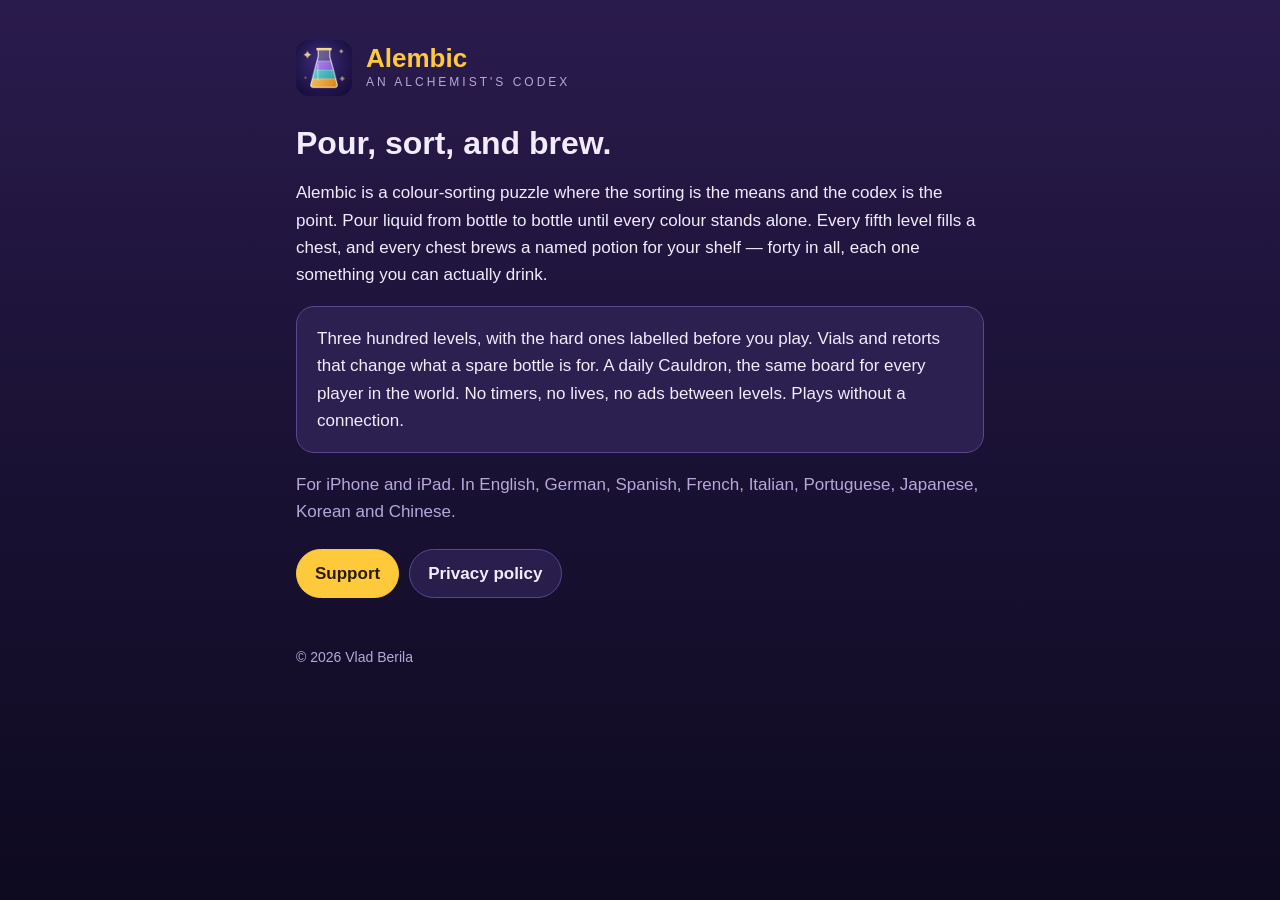
<file: index.html>
<!doctype html>
<html lang="en">
<head>
  <meta charset="utf-8">
  <meta name="viewport" content="width=device-width, initial-scale=1">
  <title>Alembic: Potion Sort Puzzle</title>
  <meta name="description" content="A colour-sorting puzzle where every reward chest brews a named potion. Forty to collect, three hundred levels, no timers.">
  <link rel="icon" href="icon.png">
  <link rel="stylesheet" href="style.css">
</head>
<body>
<main>
  <header class="brand">
    <img src="icon.png" alt="">
    <div>
      <div class="name">Alembic</div>
      <div class="tagline">An alchemist's codex</div>
    </div>
  </header>

  <h1>Pour, sort, and brew.</h1>
  <p>Alembic is a colour-sorting puzzle where the sorting is the means and the
  codex is the point. Pour liquid from bottle to bottle until every colour
  stands alone. Every fifth level fills a chest, and every chest brews a named
  potion for your shelf — forty in all, each one something you can actually
  drink.</p>

  <div class="panel">
    <p>Three hundred levels, with the hard ones labelled before you play.
    Vials and retorts that change what a spare bottle is for. A daily
    Cauldron, the same board for every player in the world. No timers, no
    lives, no ads between levels. Plays without a connection.</p>
  </div>

  <p class="dim">For iPhone and iPad. In English, German, Spanish, French,
  Italian, Portuguese, Japanese, Korean and Chinese.</p>

  <nav class="links">
    <a class="primary" href="support.html">Support</a>
    <a href="privacy.html">Privacy policy</a>
  </nav>

  <footer>© 2026 Vlad Berila</footer>
</main>
</body>
</html>
</file>
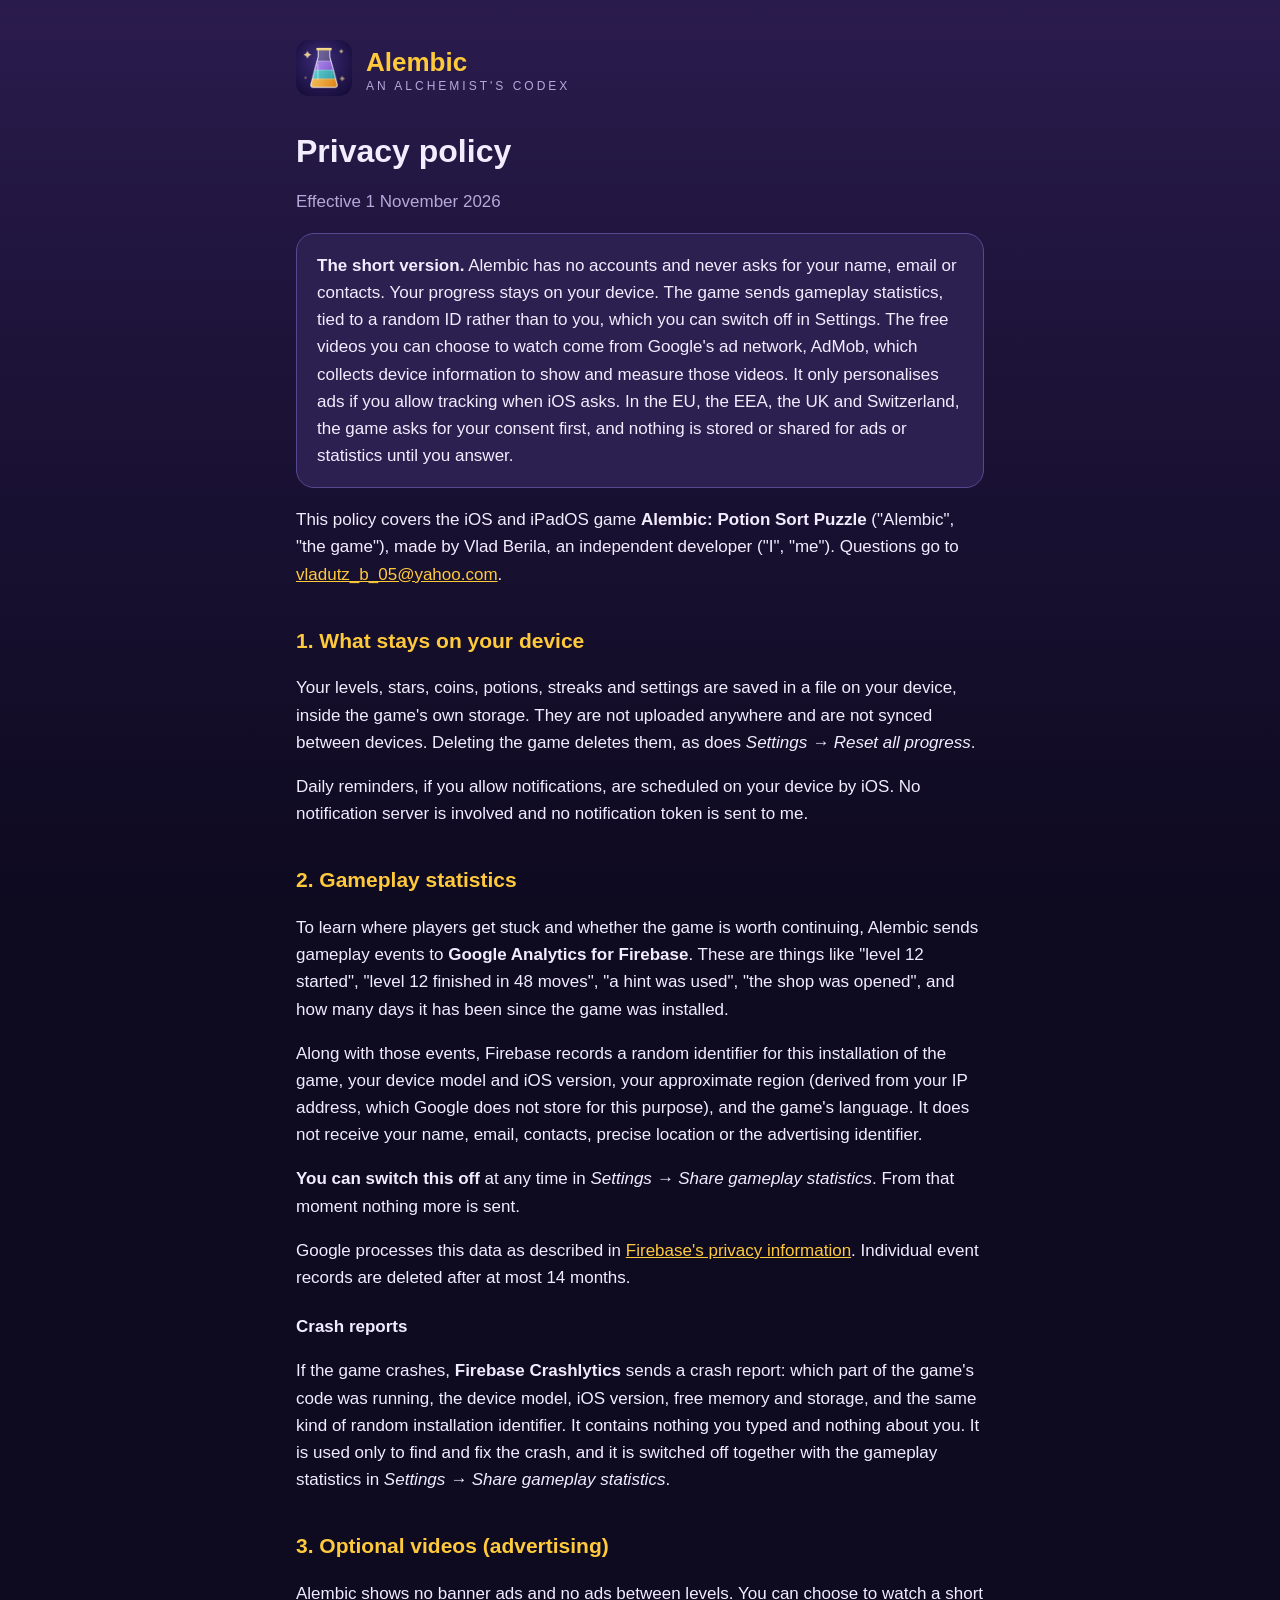
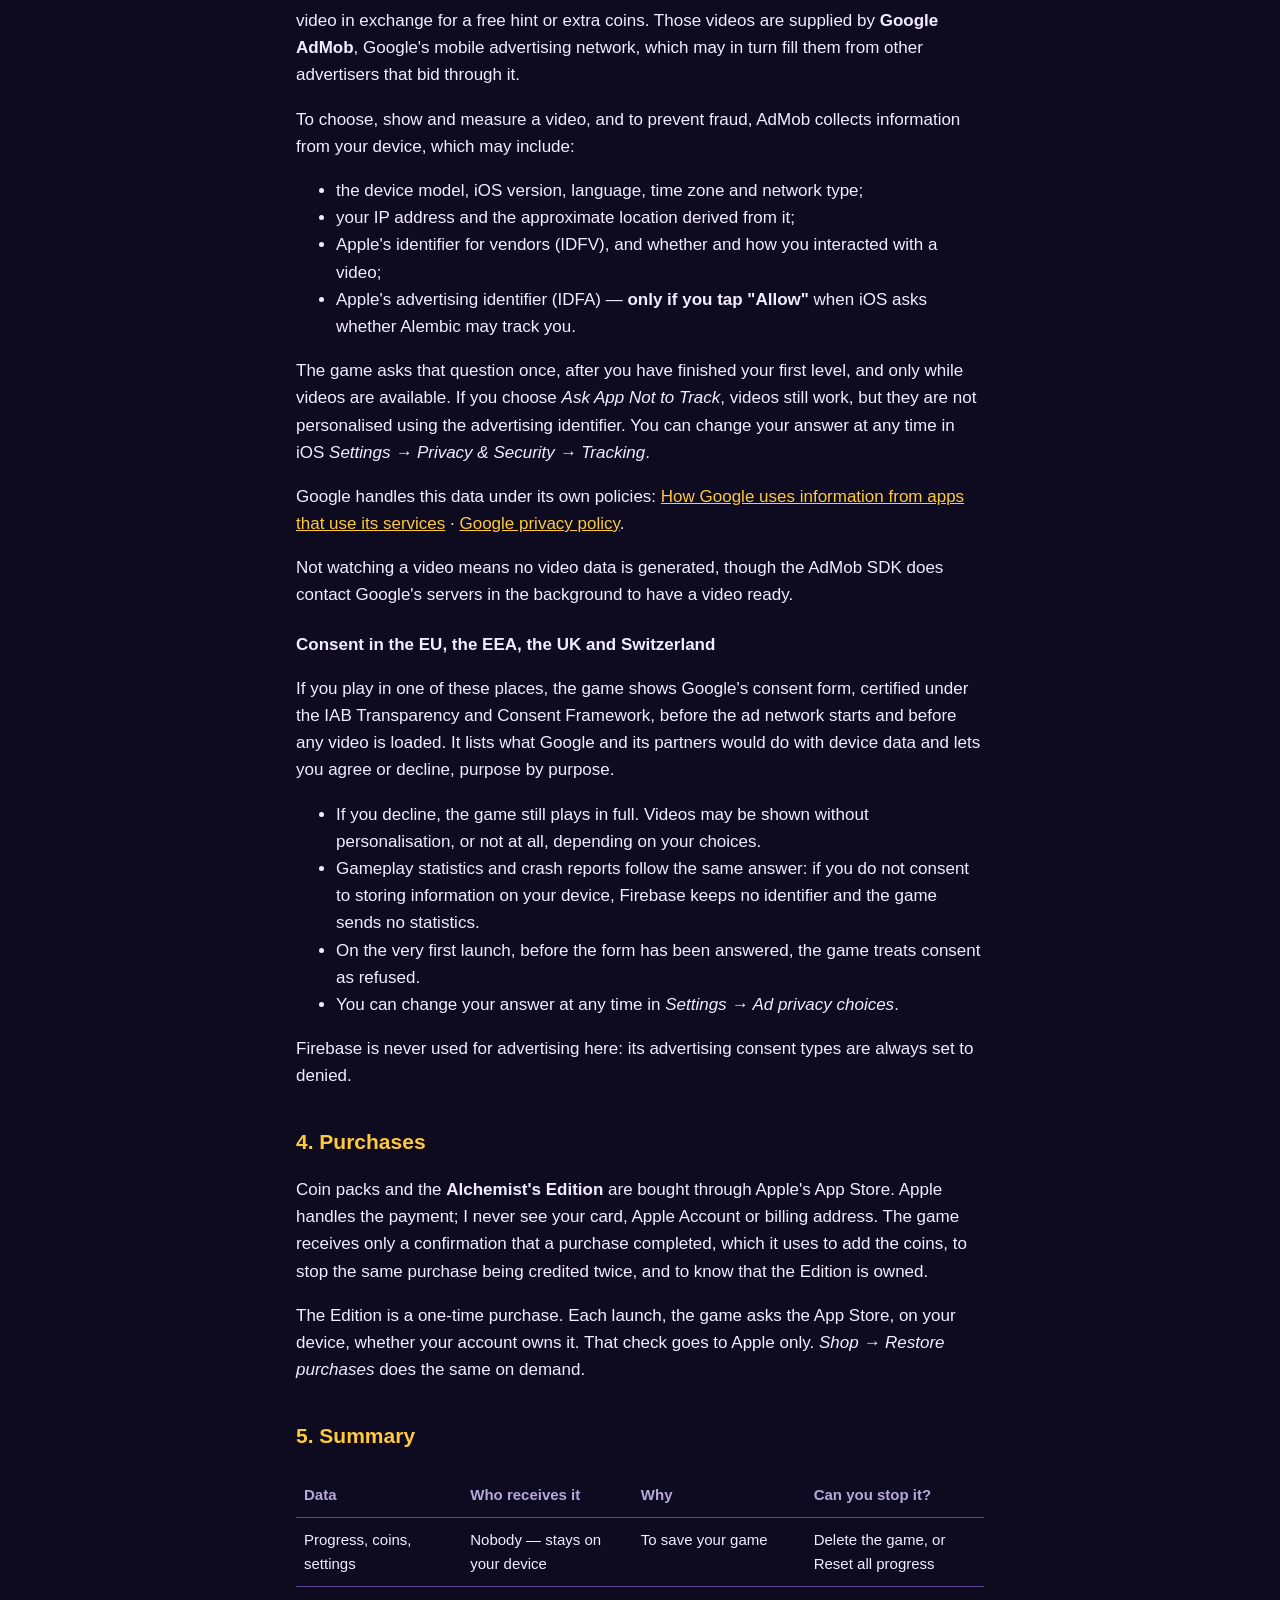
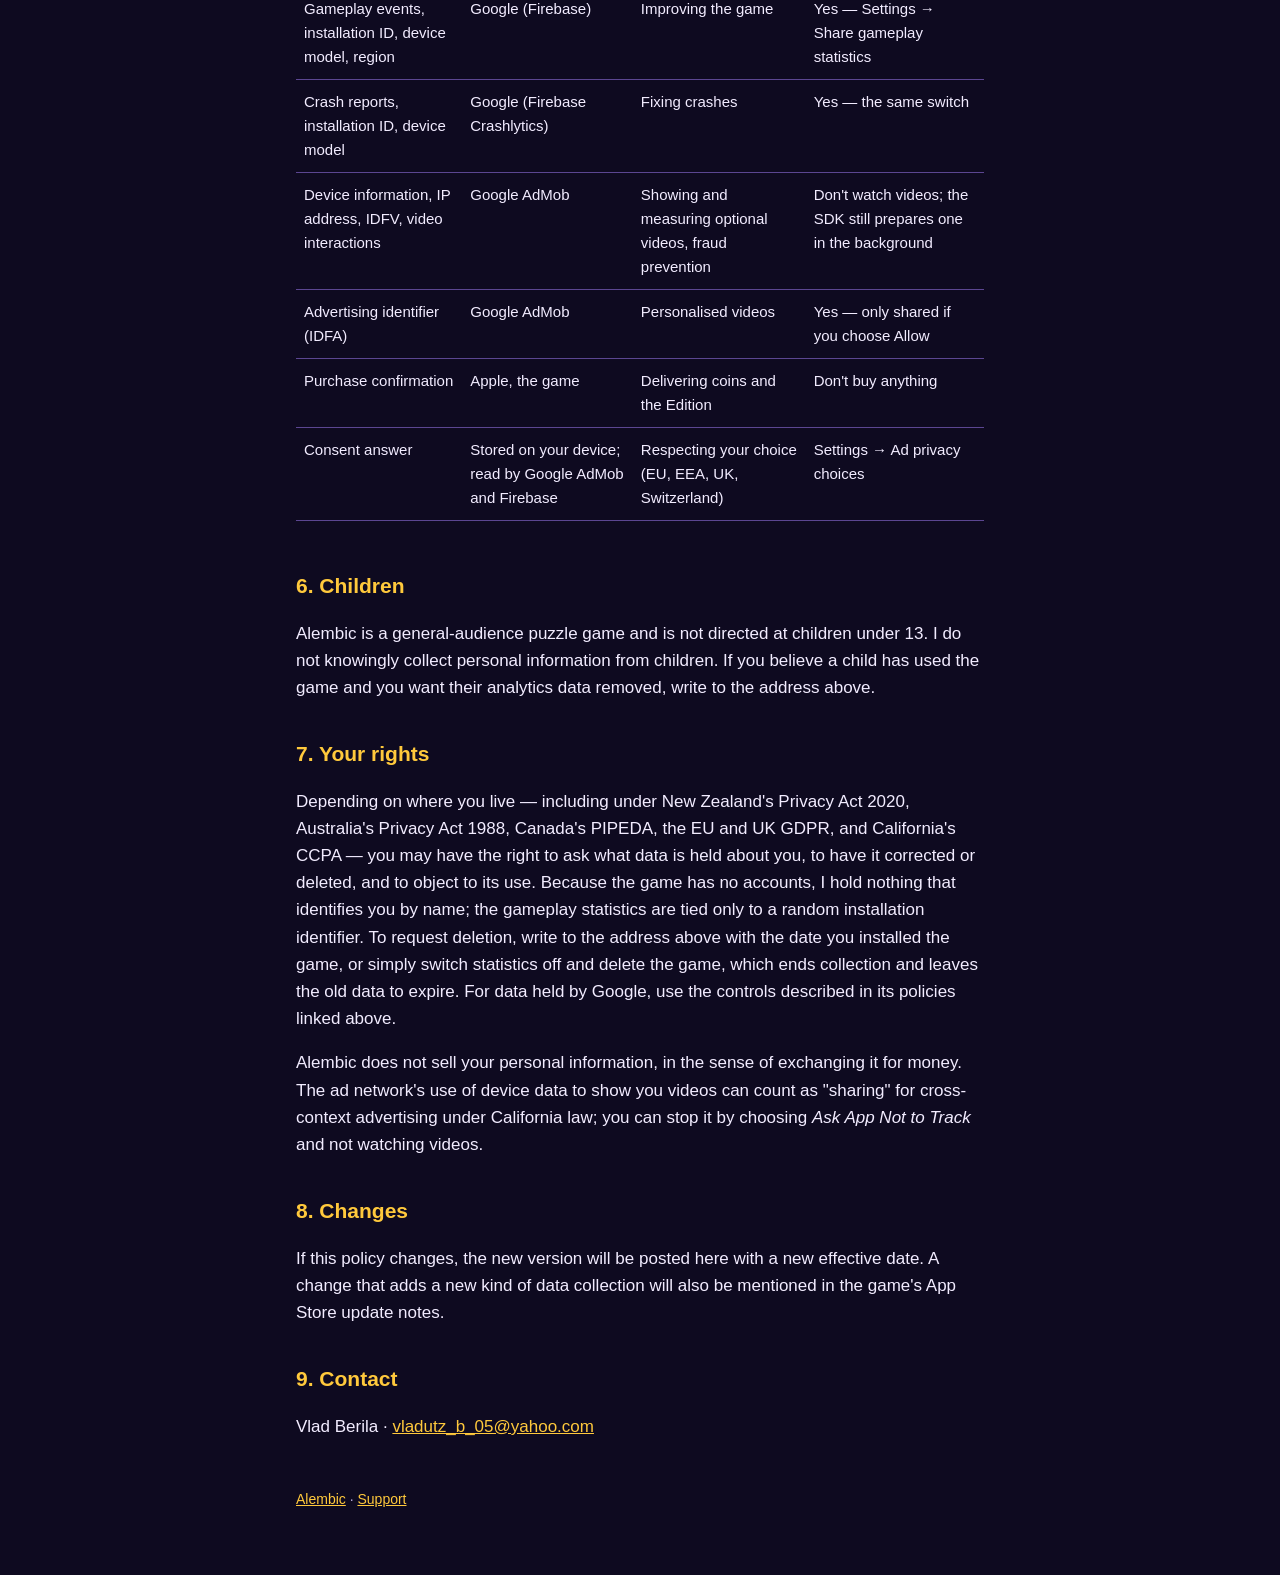
<file: privacy.html>
<!doctype html>
<html lang="en">
<head>
  <meta charset="utf-8">
  <meta name="viewport" content="width=device-width, initial-scale=1">
  <title>Alembic Privacy Policy</title>
  <meta name="description" content="What Alembic: Potion Sort Puzzle collects, why, and how to turn it off.">
  <link rel="icon" href="icon.png">
  <link rel="stylesheet" href="style.css">
</head>
<body>
<main>
  <header class="brand">
    <a href="./"><img src="icon.png" alt=""></a>
    <a href="./">
      <div class="name">Alembic</div>
      <div class="tagline">An alchemist's codex</div>
    </a>
  </header>

  <h1>Privacy policy</h1>
  <p class="dim">Effective 1 November 2026</p>

  <div class="panel">
    <p><strong>The short version.</strong> Alembic has no accounts and never
    asks for your name, email or contacts. Your progress stays on your device.
    The game sends gameplay statistics, tied to a random ID rather than to
    you, which you can switch off in Settings. The free videos you can choose
    to watch come from Google's ad network, AdMob, which collects device
    information to show and measure those videos. It only personalises ads if
    you allow tracking when iOS asks. In the EU, the EEA, the UK and
    Switzerland, the game asks for your consent first, and nothing is stored
    or shared for ads or statistics until you answer.</p>
  </div>

  <p>This policy covers the iOS and iPadOS game <strong>Alembic: Potion Sort
  Puzzle</strong> ("Alembic", "the game"), made by Vlad Berila, an independent
  developer ("I", "me"). Questions go to
  <a href="mailto:vladutz_b_05@yahoo.com">vladutz_b_05@yahoo.com</a>.</p>

  <h2>1. What stays on your device</h2>
  <p>Your levels, stars, coins, potions, streaks and settings are saved in a
  file on your device, inside the game's own storage. They are not uploaded
  anywhere and are not synced between devices. Deleting the game deletes them,
  as does <em>Settings → Reset all progress</em>.</p>
  <p>Daily reminders, if you allow notifications, are scheduled on your device
  by iOS. No notification server is involved and no notification token is sent
  to me.</p>

  <h2>2. Gameplay statistics</h2>
  <p>To learn where players get stuck and whether the game is worth
  continuing, Alembic sends gameplay events to <strong>Google Analytics for
  Firebase</strong>. These are things like "level 12 started", "level 12
  finished in 48 moves", "a hint was used", "the shop was opened", and how many
  days it has been since the game was installed.</p>
  <p>Along with those events, Firebase records a random identifier for this
  installation of the game, your device model and iOS version, your
  approximate region (derived from your IP address, which Google does not
  store for this purpose), and the game's language. It does not receive your
  name, email, contacts, precise location or the advertising identifier.</p>
  <p><strong>You can switch this off</strong> at any time in <em>Settings →
  Share gameplay statistics</em>. From that moment nothing more is sent.</p>
  <p>Google processes this data as described in
  <a href="https://firebase.google.com/support/privacy">Firebase's privacy
  information</a>. Individual event records are deleted after at most 14
  months.</p>

  <h3>Crash reports</h3>
  <p>If the game crashes, <strong>Firebase Crashlytics</strong> sends a crash
  report: which part of the game's code was running, the device model, iOS
  version, free memory and storage, and the same kind of random installation
  identifier. It contains nothing you typed and nothing about you. It is used
  only to find and fix the crash, and it is switched off together with the
  gameplay statistics in <em>Settings → Share gameplay statistics</em>.</p>

  <h2>3. Optional videos (advertising)</h2>
  <p>Alembic shows no banner ads and no ads between levels. You can choose to
  watch a short video in exchange for a free hint or extra coins. Those videos
  are supplied by <strong>Google AdMob</strong>, Google's mobile advertising
  network, which may in turn fill them from other advertisers that bid
  through it.</p>
  <p>To choose, show and measure a video, and to prevent fraud, AdMob collects
  information from your device, which may include:</p>
  <ul>
    <li>the device model, iOS version, language, time zone and network type;</li>
    <li>your IP address and the approximate location derived from it;</li>
    <li>Apple's identifier for vendors (IDFV), and whether and how you
      interacted with a video;</li>
    <li>Apple's advertising identifier (IDFA) — <strong>only if you tap
      "Allow"</strong> when iOS asks whether Alembic may track you.</li>
  </ul>
  <p>The game asks that question once, after you have finished your first
  level, and only while videos are available. If you choose <em>Ask App Not to
  Track</em>, videos still work, but they are not personalised using the
  advertising identifier. You can change your answer at any time in iOS
  <em>Settings → Privacy &amp; Security → Tracking</em>.</p>
  <p>Google handles this data under its own policies:
  <a href="https://policies.google.com/technologies/partner-sites">How Google
  uses information from apps that use its services</a> ·
  <a href="https://policies.google.com/privacy">Google privacy policy</a>.</p>
  <p>Not watching a video means no video data is generated, though the AdMob
  SDK does contact Google's servers in the background to have a video
  ready.</p>

  <h3>Consent in the EU, the EEA, the UK and Switzerland</h3>
  <p>If you play in one of these places, the game shows Google's consent
  form, certified under the IAB Transparency and Consent Framework, before
  the ad network starts and before any video is loaded. It lists what Google
  and its partners would do with device data and lets you agree or decline,
  purpose by purpose.</p>
  <ul>
    <li>If you decline, the game still plays in full. Videos may be shown
      without personalisation, or not at all, depending on your choices.</li>
    <li>Gameplay statistics and crash reports follow the same answer: if you
      do not consent to storing information on your device, Firebase keeps no
      identifier and the game sends no statistics.</li>
    <li>On the very first launch, before the form has been answered, the game
      treats consent as refused.</li>
    <li>You can change your answer at any time in <em>Settings → Ad privacy
      choices</em>.</li>
  </ul>
  <p>Firebase is never used for advertising here: its advertising consent
  types are always set to denied.</p>

  <h2>4. Purchases</h2>
  <p>Coin packs and the <strong>Alchemist's Edition</strong> are bought
  through Apple's App Store. Apple handles the payment; I never see your card,
  Apple Account or billing address. The game receives only a confirmation that
  a purchase completed, which it uses to add the coins, to stop the same
  purchase being credited twice, and to know that the Edition is owned.</p>
  <p>The Edition is a one-time purchase. Each launch, the game asks the App
  Store, on your device, whether your account owns it. That check goes to
  Apple only. <em>Shop → Restore purchases</em> does the same on demand.</p>

  <h2>5. Summary</h2>
  <div class="table-wrap">
  <table>
    <tr><th>Data</th><th>Who receives it</th><th>Why</th><th>Can you stop it?</th></tr>
    <tr><td>Progress, coins, settings</td><td>Nobody — stays on your device</td>
        <td>To save your game</td><td>Delete the game, or Reset all progress</td></tr>
    <tr><td>Gameplay events, installation ID, device model, region</td>
        <td>Google (Firebase)</td><td>Improving the game</td>
        <td>Yes — Settings → Share gameplay statistics</td></tr>
    <tr><td>Crash reports, installation ID, device model</td>
        <td>Google (Firebase Crashlytics)</td><td>Fixing crashes</td>
        <td>Yes — the same switch</td></tr>
    <tr><td>Device information, IP address, IDFV, video interactions</td>
        <td>Google AdMob</td><td>Showing and measuring optional
        videos, fraud prevention</td><td>Don't watch videos; the SDK still
        prepares one in the background</td></tr>
    <tr><td>Advertising identifier (IDFA)</td><td>Google AdMob</td>
        <td>Personalised videos</td><td>Yes — only shared if you choose Allow</td></tr>
    <tr><td>Purchase confirmation</td><td>Apple, the game</td>
        <td>Delivering coins and the Edition</td><td>Don't buy anything</td></tr>
    <tr><td>Consent answer</td><td>Stored on your device; read by Google AdMob
        and Firebase</td><td>Respecting your choice (EU, EEA, UK,
        Switzerland)</td><td>Settings → Ad privacy choices</td></tr>
  </table>
  </div>

  <h2>6. Children</h2>
  <p>Alembic is a general-audience puzzle game and is not directed at children
  under 13. I do not knowingly collect personal information from children. If
  you believe a child has used the game and you want their analytics data
  removed, write to the address above.</p>

  <h2>7. Your rights</h2>
  <p>Depending on where you live — including under New Zealand's Privacy Act
  2020, Australia's Privacy Act 1988, Canada's PIPEDA, the EU and UK GDPR,
  and California's CCPA — you may have the right to
  ask what data is held about you, to have it corrected or deleted, and to
  object to its use. Because the game has no accounts, I hold nothing that
  identifies you by name; the gameplay statistics are tied only to a random
  installation identifier. To request deletion, write to the address above
  with the date you installed the game, or simply switch statistics off and
  delete the game, which ends collection and leaves the old data to expire.
  For data held by Google, use the controls described in its policies linked
  above.</p>
  <p>Alembic does not sell your personal information, in the sense of
  exchanging it for money. The ad network's use of device data to show you videos
  can count as "sharing" for cross-context advertising under California law;
  you can stop it by choosing <em>Ask App Not to Track</em> and not watching
  videos.</p>

  <h2>8. Changes</h2>
  <p>If this policy changes, the new version will be posted here with a new
  effective date. A change that adds a new kind of data collection will also
  be mentioned in the game's App Store update notes.</p>

  <h2>9. Contact</h2>
  <p>Vlad Berila ·
  <a href="mailto:vladutz_b_05@yahoo.com">vladutz_b_05@yahoo.com</a></p>

  <footer>
    <a href="./">Alembic</a> · <a href="support.html">Support</a>
  </footer>
</main>
</body>
</html>
</file>
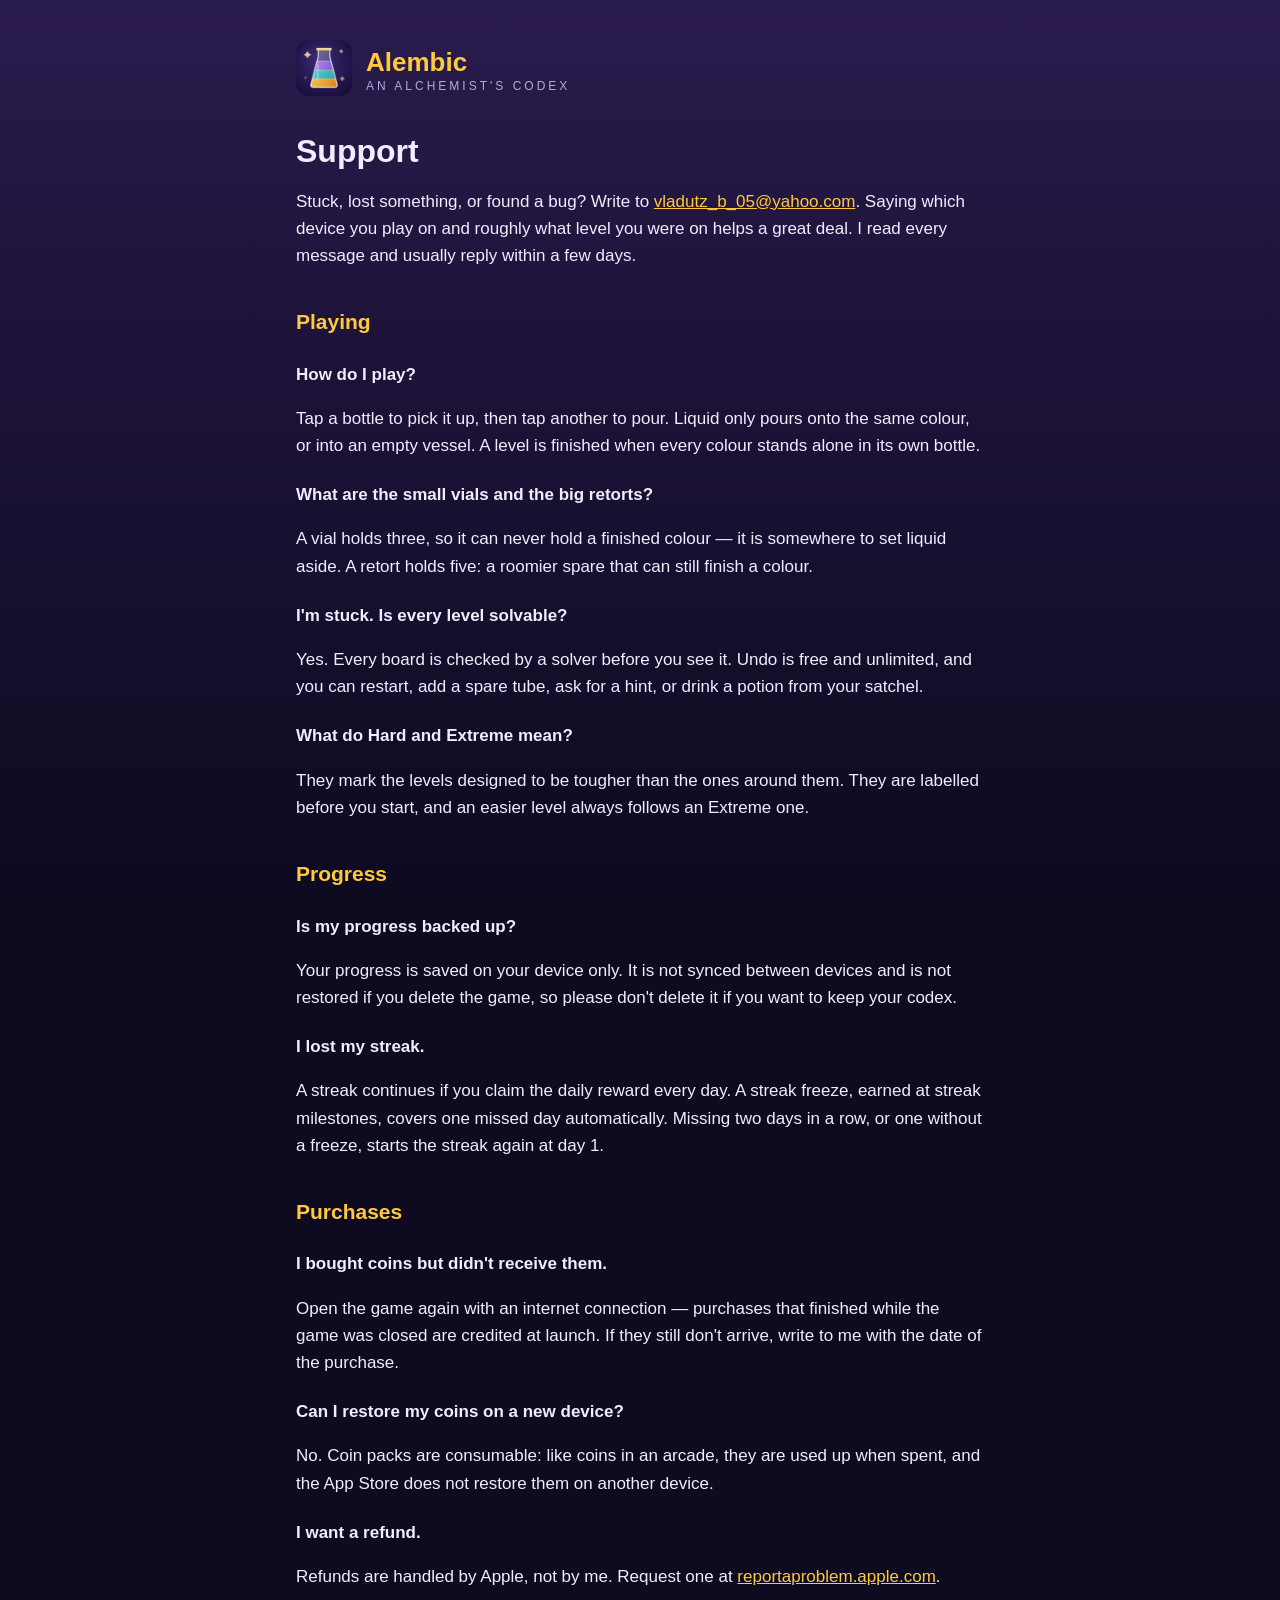
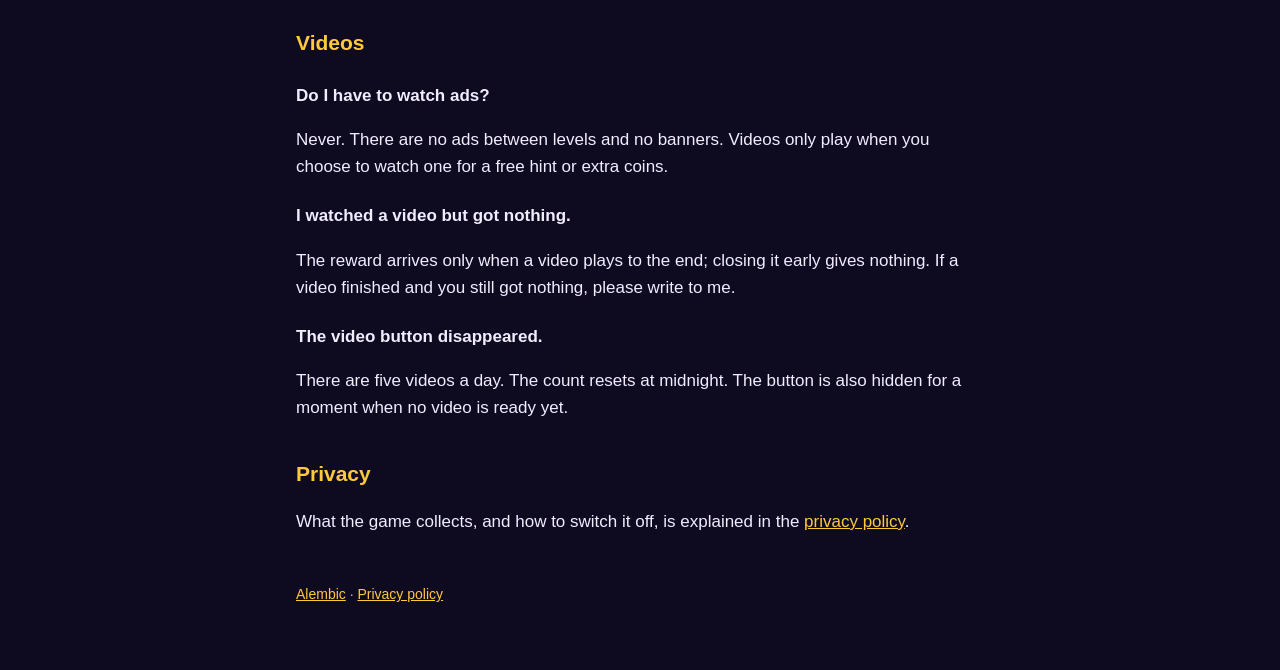
<file: support.html>
<!doctype html>
<html lang="en">
<head>
  <meta charset="utf-8">
  <meta name="viewport" content="width=device-width, initial-scale=1">
  <title>Alembic Support</title>
  <meta name="description" content="Help with Alembic: Potion Sort Puzzle — progress, purchases, videos and contact.">
  <link rel="icon" href="icon.png">
  <link rel="stylesheet" href="style.css">
</head>
<body>
<main>
  <header class="brand">
    <a href="./"><img src="icon.png" alt=""></a>
    <a href="./">
      <div class="name">Alembic</div>
      <div class="tagline">An alchemist's codex</div>
    </a>
  </header>

  <h1>Support</h1>
  <p>Stuck, lost something, or found a bug? Write to
  <a href="mailto:vladutz_b_05@yahoo.com?subject=Alembic">vladutz_b_05@yahoo.com</a>.
  Saying which device you play on and roughly what level you were on helps a
  great deal. I read every message and usually reply within a few days.</p>

  <h2>Playing</h2>

  <h3>How do I play?</h3>
  <p>Tap a bottle to pick it up, then tap another to pour. Liquid only pours
  onto the same colour, or into an empty vessel. A level is finished when
  every colour stands alone in its own bottle.</p>

  <h3>What are the small vials and the big retorts?</h3>
  <p>A vial holds three, so it can never hold a finished colour — it is
  somewhere to set liquid aside. A retort holds five: a roomier spare that can
  still finish a colour.</p>

  <h3>I'm stuck. Is every level solvable?</h3>
  <p>Yes. Every board is checked by a solver before you see it. Undo is free
  and unlimited, and you can restart, add a spare tube, ask for a hint, or
  drink a potion from your satchel.</p>

  <h3>What do Hard and Extreme mean?</h3>
  <p>They mark the levels designed to be tougher than the ones around them.
  They are labelled before you start, and an easier level always follows an
  Extreme one.</p>

  <h2>Progress</h2>

  <h3>Is my progress backed up?</h3>
  <p>Your progress is saved on your device only. It is not synced between
  devices and is not restored if you delete the game, so please don't delete
  it if you want to keep your codex.</p>

  <h3>I lost my streak.</h3>
  <p>A streak continues if you claim the daily reward every day. A streak
  freeze, earned at streak milestones, covers one missed day automatically.
  Missing two days in a row, or one without a freeze, starts the streak again
  at day 1.</p>

  <h2>Purchases</h2>

  <h3>I bought coins but didn't receive them.</h3>
  <p>Open the game again with an internet connection — purchases that
  finished while the game was closed are credited at launch. If they still
  don't arrive, write to me with the date of the purchase.</p>

  <h3>Can I restore my coins on a new device?</h3>
  <p>No. Coin packs are consumable: like coins in an arcade, they are used up
  when spent, and the App Store does not restore them on another device.</p>

  <h3>I want a refund.</h3>
  <p>Refunds are handled by Apple, not by me. Request one at
  <a href="https://reportaproblem.apple.com">reportaproblem.apple.com</a>.</p>

  <h2>Videos</h2>

  <h3>Do I have to watch ads?</h3>
  <p>Never. There are no ads between levels and no banners. Videos only play
  when you choose to watch one for a free hint or extra coins.</p>

  <h3>I watched a video but got nothing.</h3>
  <p>The reward arrives only when a video plays to the end; closing it early
  gives nothing. If a video finished and you still got nothing, please write
  to me.</p>

  <h3>The video button disappeared.</h3>
  <p>There are five videos a day. The count resets at midnight. The button is
  also hidden for a moment when no video is ready yet.</p>

  <h2>Privacy</h2>
  <p>What the game collects, and how to switch it off, is explained in the
  <a href="privacy.html">privacy policy</a>.</p>

  <footer>
    <a href="./">Alembic</a> · <a href="privacy.html">Privacy policy</a>
  </footer>
</main>
</body>
</html>
</file>
<file: style.css>
:root {
  --bg-top: #2A1B4D;
  --bg-mid: #1B1236;
  --bg-bottom: #0E0A20;
  --panel: #2C2050;
  --panel-stroke: #5B4691;
  --ink: #F2ECFF;
  --ink-dim: #B6A8DA;
  --gold: #FFC93C;
}

* { box-sizing: border-box; }

html { background: var(--bg-bottom); }

body {
  margin: 0;
  min-height: 100vh;
  background: linear-gradient(180deg, var(--bg-top) 0%, var(--bg-mid) 45%, var(--bg-bottom) 100%);
  background-attachment: fixed;
  color: var(--ink);
  font: 17px/1.6 -apple-system, BlinkMacSystemFont, "SF Pro Rounded", "Segoe UI", Roboto, sans-serif;
  -webkit-text-size-adjust: 100%;
}

main {
  max-width: 720px;
  margin: 0 auto;
  padding: 40px 16px 64px;
}

header.brand {
  display: flex;
  align-items: center;
  gap: 14px;
  margin-bottom: 28px;
}
header.brand img { width: 56px; height: 56px; border-radius: 13px; }
header.brand a { color: inherit; text-decoration: none; }
header.brand .name { font-size: 26px; font-weight: 800; color: var(--gold); line-height: 1.1; }
header.brand .tagline { font-size: 12px; letter-spacing: 0.25em; color: var(--ink-dim); text-transform: uppercase; }

h1 { font-size: 32px; line-height: 1.2; margin: 0 0 6px; }
h2 { font-size: 21px; margin: 36px 0 8px; color: var(--gold); }
h3 { font-size: 17px; margin: 22px 0 4px; }
p, li { color: var(--ink); }
.dim { color: var(--ink-dim); }
a { color: var(--gold); }

.panel {
  background: var(--panel);
  border: 1px solid var(--panel-stroke);
  border-radius: 18px;
  padding: 18px 20px;
  margin: 18px 0;
}
.panel p:first-child { margin-top: 0; }
.panel p:last-child { margin-bottom: 0; }

table { width: 100%; border-collapse: collapse; margin: 12px 0; font-size: 15px; }
th, td { text-align: left; vertical-align: top; padding: 10px 8px; border-bottom: 1px solid var(--panel-stroke); }
th { color: var(--ink-dim); font-weight: 600; }
.table-wrap { overflow-x: auto; }

nav.links { display: flex; flex-wrap: wrap; gap: 10px; margin: 24px 0; }
nav.links a {
  padding: 10px 18px;
  border: 1.5px solid var(--panel-stroke);
  border-radius: 999px;
  background: rgba(44, 32, 80, 0.9);
  color: var(--ink);
  text-decoration: none;
  font-weight: 700;
}
nav.links a.primary { background: var(--gold); border-color: var(--gold); color: #2A1B00; }

footer { margin-top: 48px; font-size: 14px; color: var(--ink-dim); }

@media (max-width: 480px) {
  h1 { font-size: 27px; }
  body { font-size: 16px; }
}
</file>
